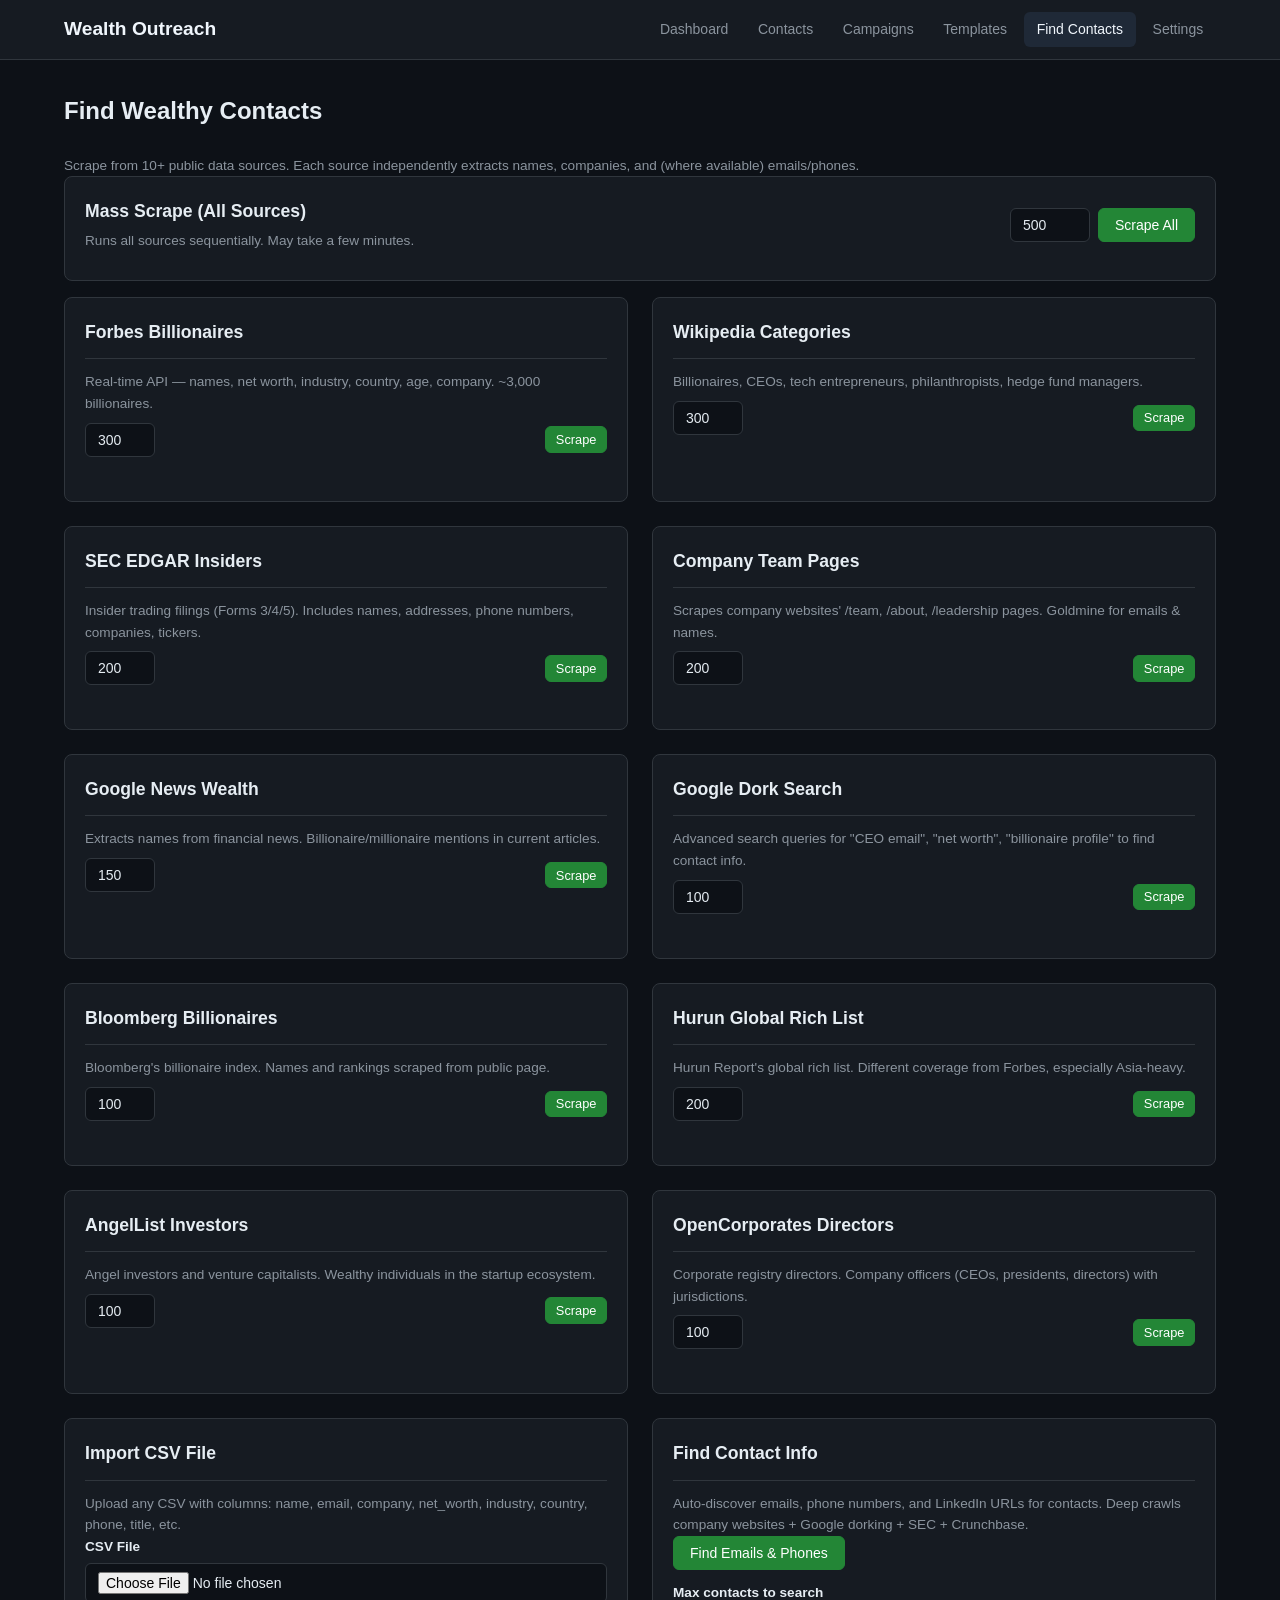
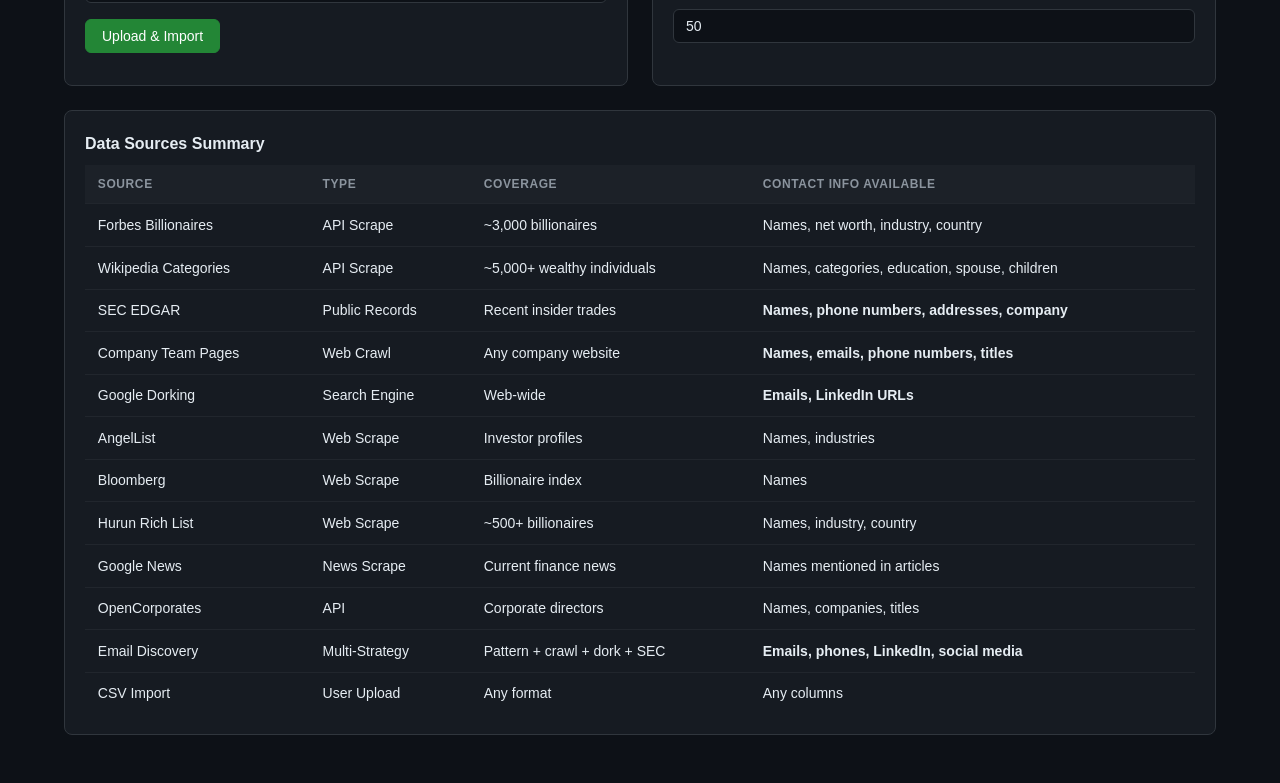
<file: templates/scrape.html>
<!DOCTYPE html>
<html lang="en">
<head>
    <meta charset="UTF-8">
    <meta name="viewport" content="width=device-width, initial-scale=1.0">
    <title>Find Contacts - Wealth Outreach</title>
    <link rel="stylesheet" href="/static/style.css">
</head>
<body>
    <nav class="nav">
        <div class="nav-inner">
            <h1 class="nav-title">Wealth Outreach</h1>
            <div class="nav-links">
                <a href="/">Dashboard</a>
                <a href="/contacts">Contacts</a>
                <a href="/campaigns">Campaigns</a>
                <a href="/templates">Templates</a>
                <a href="/scrape" class="active">Find Contacts</a>
                <a href="/settings">Settings</a>
            </div>
        </div>
    </nav>

    <main class="container">
        <h2>Find Wealthy Contacts</h2>
        <p class="muted">Scrape from 10+ public data sources. Each source independently extracts names, companies, and (where available) emails/phones.</p>

        <!-- Scrape All -->
        <div class="card" style="margin-bottom:1rem">
            <div class="flex-between" style="margin-bottom:0">
                <div>
                    <h3 style="border:none;padding:0;margin:0">Mass Scrape (All Sources)</h3>
                    <p class="muted" style="margin-top:0.3rem">Runs all sources sequentially. May take a few minutes.</p>
                </div>
                <div style="display:flex;align-items:center;gap:0.5rem">
                    <input type="number" id="max-items-all" class="input" value="500" min="1" max="3000" style="width:80px">
                    <button id="scrape-all-btn" class="btn btn-primary" onclick="scrapeAll()">Scrape All</button>
                </div>
            </div>
            <div id="scrape-all-status" style="margin-top:0.5rem"></div>
        </div>

        <!-- Individual Sources Grid -->
        <div class="dashboard-grid" style="margin-top:1rem">
            <div class="card source-card" data-source="forbes">
                <h3>Forbes Billionaires</h3>
                <p class="muted">Real-time API — names, net worth, industry, country, age, company. ~3,000 billionaires.</p>
                <div class="flex-between" style="margin-top:0.5rem">
                    <input type="number" class="input max-items" value="300" min="1" max="3000" style="width:70px">
                    <button class="btn btn-sm btn-primary" onclick="scrapeSource('forbes', this)">Scrape</button>
                </div>
                <div class="source-status" style="margin-top:0.3rem"></div>
            </div>

            <div class="card source-card" data-source="wikipedia">
                <h3>Wikipedia Categories</h3>
                <p class="muted">Billionaires, CEOs, tech entrepreneurs, philanthropists, hedge fund managers.</p>
                <div class="flex-between" style="margin-top:0.5rem">
                    <input type="number" class="input max-items" value="300" min="1" max="1000" style="width:70px">
                    <button class="btn btn-sm btn-primary" onclick="scrapeSource('wikipedia', this)">Scrape</button>
                </div>
                <div class="source-status" style="margin-top:0.3rem"></div>
            </div>

            <div class="card source-card" data-source="sec">
                <h3>SEC EDGAR Insiders</h3>
                <p class="muted">Insider trading filings (Forms 3/4/5). Includes names, addresses, phone numbers, companies, tickers.</p>
                <div class="flex-between" style="margin-top:0.5rem">
                    <input type="number" class="input max-items" value="200" min="1" max="500" style="width:70px">
                    <button class="btn btn-sm btn-primary" onclick="scrapeSource('sec', this)">Scrape</button>
                </div>
                <div class="source-status" style="margin-top:0.3rem"></div>
            </div>

            <div class="card source-card" data-source="teams">
                <h3>Company Team Pages</h3>
                <p class="muted">Scrapes company websites' /team, /about, /leadership pages. Goldmine for emails & names.</p>
                <div class="flex-between" style="margin-top:0.5rem">
                    <input type="number" class="input max-items" value="200" min="1" max="500" style="width:70px">
                    <button class="btn btn-sm btn-primary" onclick="scrapeSource('teams', this)">Scrape</button>
                </div>
                <div class="source-status" style="margin-top:0.3rem"></div>
            </div>

            <div class="card source-card" data-source="news">
                <h3>Google News Wealth</h3>
                <p class="muted">Extracts names from financial news. Billionaire/millionaire mentions in current articles.</p>
                <div class="flex-between" style="margin-top:0.5rem">
                    <input type="number" class="input max-items" value="150" min="1" max="500" style="width:70px">
                    <button class="btn btn-sm btn-primary" onclick="scrapeSource('news', this)">Scrape</button>
                </div>
                <div class="source-status" style="margin-top:0.3rem"></div>
            </div>

            <div class="card source-card" data-source="google">
                <h3>Google Dork Search</h3>
                <p class="muted">Advanced search queries for "CEO email", "net worth", "billionaire profile" to find contact info.</p>
                <div class="flex-between" style="margin-top:0.5rem">
                    <input type="number" class="input max-items" value="100" min="1" max="500" style="width:70px">
                    <button class="btn btn-sm btn-primary" onclick="scrapeSource('google', this)">Scrape</button>
                </div>
                <div class="source-status" style="margin-top:0.3rem"></div>
            </div>

            <div class="card source-card" data-source="bloomberg">
                <h3>Bloomberg Billionaires</h3>
                <p class="muted">Bloomberg's billionaire index. Names and rankings scraped from public page.</p>
                <div class="flex-between" style="margin-top:0.5rem">
                    <input type="number" class="input max-items" value="100" min="1" max="500" style="width:70px">
                    <button class="btn btn-sm btn-primary" onclick="scrapeSource('bloomberg', this)">Scrape</button>
                </div>
                <div class="source-status" style="margin-top:0.3rem"></div>
            </div>

            <div class="card source-card" data-source="hurun">
                <h3>Hurun Global Rich List</h3>
                <p class="muted">Hurun Report's global rich list. Different coverage from Forbes, especially Asia-heavy.</p>
                <div class="flex-between" style="margin-top:0.5rem">
                    <input type="number" class="input max-items" value="200" min="1" max="500" style="width:70px">
                    <button class="btn btn-sm btn-primary" onclick="scrapeSource('hurun', this)">Scrape</button>
                </div>
                <div class="source-status" style="margin-top:0.3rem"></div>
            </div>

            <div class="card source-card" data-source="angellist">
                <h3>AngelList Investors</h3>
                <p class="muted">Angel investors and venture capitalists. Wealthy individuals in the startup ecosystem.</p>
                <div class="flex-between" style="margin-top:0.5rem">
                    <input type="number" class="input max-items" value="100" min="1" max="500" style="width:70px">
                    <button class="btn btn-sm btn-primary" onclick="scrapeSource('angellist', this)">Scrape</button>
                </div>
                <div class="source-status" style="margin-top:0.3rem"></div>
            </div>

            <div class="card source-card" data-source="opencorporates">
                <h3>OpenCorporates Directors</h3>
                <p class="muted">Corporate registry directors. Company officers (CEOs, presidents, directors) with jurisdictions.</p>
                <div class="flex-between" style="margin-top:0.5rem">
                    <input type="number" class="input max-items" value="100" min="1" max="500" style="width:70px">
                    <button class="btn btn-sm btn-primary" onclick="scrapeSource('opencorporates', this)">Scrape</button>
                </div>
                <div class="source-status" style="margin-top:0.3rem"></div>
            </div>
        </div>

        <!-- CSV Import & Email Discovery -->
        <div class="dashboard-grid" style="margin-top:1.5rem">
            <div class="card">
                <h3>Import CSV File</h3>
                <p class="muted">Upload any CSV with columns: name, email, company, net_worth, industry, country, phone, title, etc.</p>
                <form id="import-form" enctype="multipart/form-data">
                    <div class="form-group">
                        <label>CSV File</label>
                        <input type="file" name="file" accept=".csv" class="input" id="csv-file">
                    </div>
                    <button type="submit" class="btn btn-primary" id="import-btn">Upload & Import</button>
                    <div id="import-status" style="margin-top:0.75rem"></div>
                </form>
            </div>

            <div class="card">
                <h3>Find Contact Info</h3>
                <p class="muted">Auto-discover emails, phone numbers, and LinkedIn URLs for contacts. Deep crawls company websites + Google dorking + SEC + Crunchbase.</p>
                <button class="btn btn-primary" onclick="findAllContacts()">Find Emails & Phones</button>
                <div id="email-status" style="margin-top:0.75rem"></div>
                <div class="form-group" style="margin-top:0.5rem">
                    <label>Max contacts to search</label>
                    <input type="number" id="email-limit" class="input" value="50" min="1" max="500">
                </div>
            </div>
        </div>

        <!-- Data Sources Reference -->
        <div class="card" style="margin-top:1.5rem">
            <h4>Data Sources Summary</h4>
            <table>
                <thead>
                    <tr><th>Source</th><th>Type</th><th>Coverage</th><th>Contact Info Available</th></tr>
                </thead>
                <tbody>
                    <tr><td>Forbes Billionaires</td><td>API Scrape</td><td>~3,000 billionaires</td><td>Names, net worth, industry, country</td></tr>
                    <tr><td>Wikipedia Categories</td><td>API Scrape</td><td>~5,000+ wealthy individuals</td><td>Names, categories, education, spouse, children</td></tr>
                    <tr><td>SEC EDGAR</td><td>Public Records</td><td>Recent insider trades</td><td><strong>Names, phone numbers, addresses, company</strong></td></tr>
                    <tr><td>Company Team Pages</td><td>Web Crawl</td><td>Any company website</td><td><strong>Names, emails, phone numbers, titles</strong></td></tr>
                    <tr><td>Google Dorking</td><td>Search Engine</td><td>Web-wide</td><td><strong>Emails, LinkedIn URLs</strong></td></tr>
                    <tr><td>AngelList</td><td>Web Scrape</td><td>Investor profiles</td><td>Names, industries</td></tr>
                    <tr><td>Bloomberg</td><td>Web Scrape</td><td>Billionaire index</td><td>Names</td></tr>
                    <tr><td>Hurun Rich List</td><td>Web Scrape</td><td>~500+ billionaires</td><td>Names, industry, country</td></tr>
                    <tr><td>Google News</td><td>News Scrape</td><td>Current finance news</td><td>Names mentioned in articles</td></tr>
                    <tr><td>OpenCorporates</td><td>API</td><td>Corporate directors</td><td>Names, companies, titles</td></tr>
                    <tr><td>Email Discovery</td><td>Multi-Strategy</td><td>Pattern + crawl + dork + SEC</td><td><strong>Emails, phones, LinkedIn, social media</strong></td></tr>
                    <tr><td>CSV Import</td><td>User Upload</td><td>Any format</td><td>Any columns</td></tr>
                </tbody>
            </table>
        </div>
    </main>

    <script>
        async function scrapeAll() {
            const btn = document.getElementById('scrape-all-btn');
            const status = document.getElementById('scrape-all-status');
            const max = document.getElementById('max-items-all').value;
            btn.disabled = true; btn.textContent = 'Scraping all sources...';
            status.innerHTML = '<p>Running all scrapers (Forbes, Wikipedia, SEC, Teams, News, Google, Bloomberg, Hurun)...</p>';
            try {
                const resp = await fetch('/api/scrape', {
                    method: 'POST',
                    headers: {'Content-Type': 'application/json'},
                    body: JSON.stringify({ max_items: parseInt(max) }),
                });
                const data = await resp.json();
                status.innerHTML = `<p class="success">✓ Got ${data.count} new contacts!</p>`;
                setTimeout(() => location.reload(), 1500);
            } catch (e) {
                status.innerHTML = `<p class="error">✗ Error: ${e.message}</p>`;
            }
            btn.disabled = false; btn.textContent = 'Scrape All';
        }

        async function scrapeSource(source, btn) {
            const card = btn.closest('.source-card');
            const status = card.querySelector('.source-status');
            const max = card.querySelector('.max-items').value;
            btn.disabled = true; btn.textContent = 'Scraping...';
            status.innerHTML = '<p>Fetching...</p>';
            try {
                const resp = await fetch(`/api/scrape/${source}`, {
                    method: 'POST',
                    headers: {'Content-Type': 'application/json'},
                    body: JSON.stringify({ max_items: parseInt(max) }),
                });
                const data = await resp.json();
                status.innerHTML = `<p class="success">✓ +${data.count} contacts</p>`;
                setTimeout(() => status.innerHTML = '', 3000);
            } catch (e) {
                status.innerHTML = `<p class="error">✗ ${e.message}</p>`;
            }
            btn.disabled = false; btn.textContent = 'Scrape';
        }

        async function findAllContacts() {
            const status = document.getElementById('email-status');
            const limit = document.getElementById('email-limit').value;
            status.innerHTML = '<p>Searching for emails, phones, LinkedIn URLs...</p>';
            try {
                const resp = await fetch('/api/contacts/find-emails', {
                    method: 'POST',
                    headers: {'Content-Type': 'application/json'},
                    body: JSON.stringify({ limit: parseInt(limit) })
                });
                const data = await resp.json();
                status.innerHTML = `<p class="success">✓ ${data.found} emails, ${data.phones || 0} phones, ${data.linkedin || 0} LinkedIn URLs found</p>`;
            } catch (e) {
                status.innerHTML = `<p class="error">✗ ${e.message}</p>`;
            }
        }

        document.getElementById('import-form').addEventListener('submit', async function(e) {
            e.preventDefault();
            const btn = document.getElementById('import-btn');
            const status = document.getElementById('import-status');
            const file = document.getElementById('csv-file').files[0];
            if (!file) { status.innerHTML = '<p class="error">Please select a file</p>'; return; }
            btn.disabled = true; btn.textContent = 'Importing...';
            const formData = new FormData();
            formData.append('file', file);
            try {
                const resp = await fetch('/api/import', { method: 'POST', body: formData });
                const data = await resp.json();
                status.innerHTML = data.error
                    ? `<p class="error">✗ ${data.error}</p>`
                    : `<p class="success">✓ Imported ${data.imported} contacts (${data.skipped} skipped)</p>`;
            } catch (e) {
                status.innerHTML = `<p class="error">✗ ${e.message}</p>`;
            }
            btn.disabled = false; btn.textContent = 'Upload & Import';
        });
    </script>
</body>
</html>
</file>
<file: static/style.css>
*, *::before, *::after { box-sizing: border-box; margin: 0; padding: 0; }
body { font-family: -apple-system, BlinkMacSystemFont, 'Segoe UI', Roboto, sans-serif; background: #0d1117; color: #e6edf3; line-height: 1.6; }
a { color: #58a6ff; text-decoration: none; }
a:hover { text-decoration: underline; }

.nav { background: #161b22; border-bottom: 1px solid #30363d; margin-bottom: 2rem; }
.nav-inner { max-width: 1200px; margin: 0 auto; padding: 0.75rem 1.5rem; display: flex; align-items: center; justify-content: space-between; }
.nav-title { font-size: 1.2rem; font-weight: 700; color: #f0f6fc; }
.nav-links { display: flex; gap: 0.25rem; }
.nav-links a { padding: 0.4rem 0.8rem; border-radius: 6px; color: #8b949e; font-size: 0.875rem; }
.nav-links a:hover, .nav-links a.active { color: #f0f6fc; background: #1f2937; text-decoration: none; }

.container { max-width: 1200px; margin: 0 auto; padding: 0 1.5rem 3rem; }
h2 { font-size: 1.5rem; margin-bottom: 1.5rem; }
h3 { font-size: 1.1rem; margin-bottom: 1rem; }
h4 { font-size: 1rem; margin-bottom: 0.5rem; }

.stats-grid { display: grid; grid-template-columns: repeat(auto-fit, minmax(150px, 1fr)); gap: 1rem; margin-bottom: 2rem; }
.stat-card { background: #161b22; border: 1px solid #30363d; border-radius: 8px; padding: 1.25rem; text-align: center; }
.stat-number { font-size: 2rem; font-weight: 700; color: #f0f6fc; }
.stat-label { font-size: 0.8rem; color: #8b949e; text-transform: uppercase; letter-spacing: 0.05em; margin-top: 0.25rem; }

.dashboard-grid { display: grid; grid-template-columns: 1fr 1fr; gap: 1.5rem; }
@media (max-width: 768px) { .dashboard-grid { grid-template-columns: 1fr; } }

.card { background: #161b22; border: 1px solid #30363d; border-radius: 8px; padding: 1.25rem; }
.card h3 { border-bottom: 1px solid #30363d; padding-bottom: 0.75rem; margin-bottom: 0.75rem; }

.flex-between { display: flex; justify-content: space-between; align-items: center; margin-bottom: 1.5rem; flex-wrap: wrap; gap: 0.5rem; }

.table-wrap { overflow-x: auto; background: #161b22; border: 1px solid #30363d; border-radius: 8px; }
table { width: 100%; border-collapse: collapse; font-size: 0.875rem; }
th, td { padding: 0.6rem 0.8rem; text-align: left; border-bottom: 1px solid #21262d; white-space: nowrap; }
th { background: #1c2128; color: #8b949e; font-weight: 600; text-transform: uppercase; font-size: 0.75rem; letter-spacing: 0.05em; }
tr:last-child td { border-bottom: none; }
tr:hover td { background: #1c2128; }

.muted { color: #8b949e; font-size: 0.85rem; }
.success { color: #3fb950; }
.error { color: #f85149; }

.btn { display: inline-block; padding: 0.5rem 1rem; border-radius: 6px; font-size: 0.875rem; cursor: pointer; border: 1px solid #30363d; background: #21262d; color: #e6edf3; text-decoration: none; }
.btn:hover { background: #30363d; text-decoration: none; }
.btn-primary { background: #238636; border-color: #238636; color: #fff; }
.btn-primary:hover { background: #2ea043; }
.btn-sm { padding: 0.3rem 0.6rem; font-size: 0.8rem; }
.btn-danger { background: #da3633; border-color: #da3633; color: #fff; }
.btn-danger:hover { background: #f85149; }
.btn:disabled { opacity: 0.5; cursor: not-allowed; }

.input { width: 100%; padding: 0.5rem 0.75rem; border-radius: 6px; border: 1px solid #30363d; background: #0d1117; color: #e6edf3; font-size: 0.875rem; }
.input:focus { outline: none; border-color: #58a6ff; box-shadow: 0 0 0 2px rgba(88,166,255,0.3); }
.input-sm { padding: 0.3rem 0.5rem; font-size: 0.8rem; width: auto; min-width: 120px; }

.form { max-width: 700px; }
.form-group { margin-bottom: 1rem; }
.form-group label { display: block; font-size: 0.85rem; font-weight: 600; color: #e6edf3; margin-bottom: 0.35rem; }
.form-group small { display: block; margin-top: 0.25rem; }
.textarea { font-family: 'Consolas', 'Courier New', monospace; font-size: 0.8rem; resize: vertical; min-height: 200px; }

select.input { cursor: pointer; }

.badge { display: inline-block; padding: 0.15rem 0.5rem; border-radius: 12px; font-size: 0.75rem; font-weight: 600; }
.badge-draft { background: #1f2937; color: #8b949e; }
.badge-running { background: #1a3a2a; color: #3fb950; }
.badge-completed { background: #1a2a3a; color: #58a6ff; }
.badge-general { background: #1f2937; color: #8b949e; }
.badge-philanthropy { background: #1a3a2a; color: #3fb950; }
.badge-direct { background: #3a1a1a; color: #f85149; }
.badge-story { background: #2a1a3a; color: #bc8cff; }
.badge-billionaire { background: #3a2a1a; color: #d29922; }
.badge-centi-millionaire { background: #1a2a3a; color: #58a6ff; }
.badge-multi-millionaire { background: #1a3a2a; color: #3fb950; }
.badge-millionaire { background: #1f2937; color: #8b949e; }

.modal { position: fixed; top: 0; left: 0; width: 100%; height: 100%; background: rgba(0,0,0,0.7); z-index: 1000; overflow-y: auto; padding: 2rem; }

.template-grid { display: grid; grid-template-columns: repeat(auto-fill, minmax(350px, 1fr)); gap: 1rem; }
.template-card { display: flex; flex-direction: column; }
.template-header { display: flex; justify-content: space-between; align-items: center; margin-bottom: 0.5rem; }
.template-subject { margin-bottom: 0.5rem; }
.template-preview { font-family: 'Consolas', 'Courier New', monospace; font-size: 0.75rem; color: #8b949e; background: #0d1117; padding: 0.75rem; border-radius: 6px; white-space: pre-wrap; word-break: break-word; flex: 1; margin-bottom: 0.75rem; }
.template-actions { display: flex; gap: 0.5rem; }

.empty-state { text-align: center; padding: 3rem 1rem; color: #8b949e; }
.empty-state p { font-size: 1rem; }

.progress-bar { height: 8px; background: #30363d; border-radius: 4px; overflow: hidden; }
.progress-fill { height: 100%; background: #238636; border-radius: 4px; transition: width 0.5s; width: 0%; }

pre.body-preview { font-family: 'Consolas', 'Courier New', monospace; font-size: 0.8rem; color: #8b949e; background: #0d1117; padding: 1rem; border-radius: 6px; white-space: pre-wrap; word-break: break-word; margin-top: 0.5rem; max-height: 300px; overflow-y: auto; }

.action-buttons { display: flex; flex-direction: column; gap: 0.5rem; }
.action-buttons .btn { text-align: center; }

ol, ul { padding-left: 1.5rem; }
li { margin-bottom: 0.3rem; }
</file>
